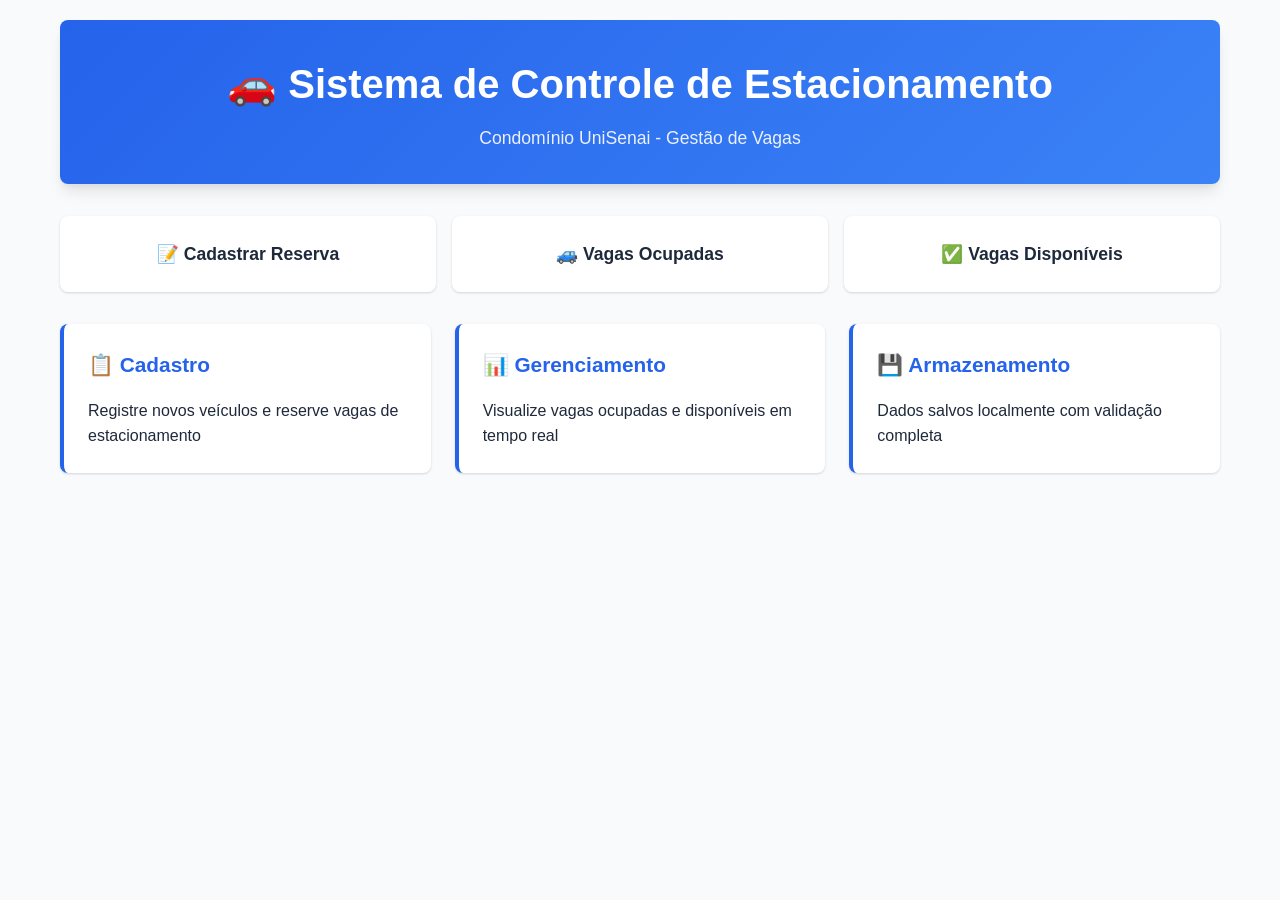
<file: index.html>
<!DOCTYPE html>
<html lang="pt-BR">
<head>
    <meta charset="UTF-8">
    <meta name="viewport" content="width=device-width, initial-scale=1.0">
    <title>Sistema de Controle de Estacionamento</title>
    <link rel="stylesheet" href="styles.css">
</head>
<body>
    <div class="container">
        <header>
            <h1>🚗 Sistema de Controle de Estacionamento</h1>
            <p>Condomínio UniSenai - Gestão de Vagas</p>
        </header>

        <nav class="navigation">
            <a href="cadastro.html" class="nav-button">
                📝 Cadastrar Reserva
            </a>
            <a href="vagas-ocupadas.html" class="nav-button">
                🚙 Vagas Ocupadas
            </a>
            <a href="vagas-disponiveis.html" class="nav-button">
                ✅ Vagas Disponíveis
            </a>
        </nav>

        <div class="info-cards">
            <div class="card">
                <h3>📋 Cadastro</h3>
                <p>Registre novos veículos e reserve vagas de estacionamento</p>
            </div>
            <div class="card">
                <h3>📊 Gerenciamento</h3>
                <p>Visualize vagas ocupadas e disponíveis em tempo real</p>
            </div>
            <div class="card">
                <h3>💾 Armazenamento</h3>
                <p>Dados salvos localmente com validação completa</p>
            </div>
        </div>
    </div>

    <script src="script.js"></script>
</body>
</html>
</file>
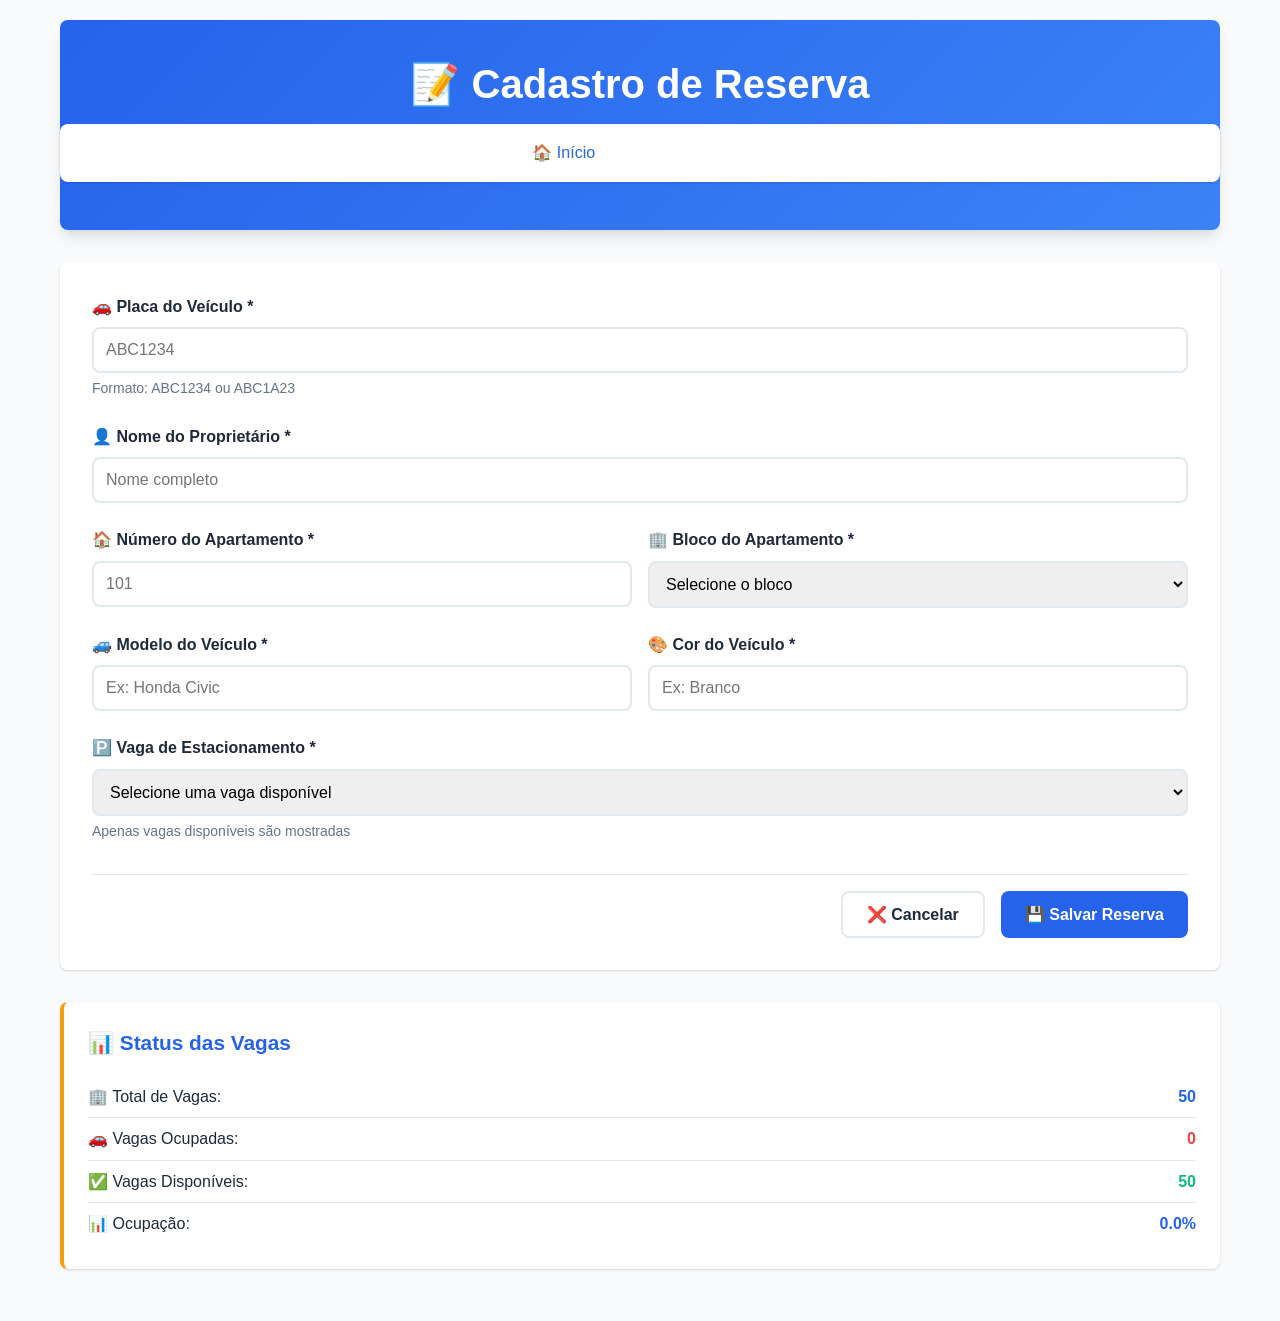
<file: cadastro.html>
<!DOCTYPE html>
<html lang="pt-BR">
<head>
    <meta charset="UTF-8">
    <meta name="viewport" content="width=device-width, initial-scale=1.0">
    <title>Cadastro de Reserva - Sistema de Estacionamento</title>
    <link rel="stylesheet" href="styles.css">
</head>
<body>
    <div class="container">
        <header>
            <h1>📝 Cadastro de Reserva</h1>
            <nav class="breadcrumb">
                <a href="index.html">🏠 Início</a> > Cadastrar Reserva
            </nav>
        </header>

        <div class="form-container">
            <form id="cadastroForm">
                <div class="form-group">
                    <label for="placa">🚗 Placa do Veículo *</label>
                    <input type="text" id="placa" required maxlength="8" placeholder="ABC1234">
                    <small class="help-text">Formato: ABC1234 ou ABC1A23</small>
                </div>

                <div class="form-group">
                    <label for="proprietario">👤 Nome do Proprietário *</label>
                    <input type="text" id="proprietario" required placeholder="Nome completo">
                </div>

                <div class="form-row">
                    <div class="form-group">
                        <label for="apartamento">🏠 Número do Apartamento *</label>
                        <input type="text" id="apartamento" required placeholder="101">
                    </div>

                    <div class="form-group">
                        <label for="bloco">🏢 Bloco do Apartamento *</label>
                        <select id="bloco" required>
                            <option value="">Selecione o bloco</option>
                            <option value="A">Bloco A</option>
                            <option value="B">Bloco B</option>
                            <option value="C">Bloco C</option>
                            <option value="D">Bloco D</option>
                        </select>
                    </div>
                </div>

                <div class="form-row">
                    <div class="form-group">
                        <label for="modelo">🚙 Modelo do Veículo *</label>
                        <input type="text" id="modelo" required placeholder="Ex: Honda Civic">
                    </div>

                    <div class="form-group">
                        <label for="cor">🎨 Cor do Veículo *</label>
                        <input type="text" id="cor" required placeholder="Ex: Branco">
                    </div>
                </div>

                <div class="form-group">
                    <label for="vaga">🅿️ Vaga de Estacionamento *</label>
                    <select id="vaga" required>
                        <option value="">Selecione uma vaga disponível</option>
                        <!-- Vagas serão carregadas dinamicamente pelo JavaScript -->
                    </select>
                    <small class="help-text">Apenas vagas disponíveis são mostradas</small>
                </div>

                <div class="form-actions">
                    <button type="button" class="btn-secondary" onclick="window.location.href='index.html'">
                        ❌ Cancelar
                    </button>
                    <button type="submit" class="btn-primary">
                        💾 Salvar Reserva
                    </button>
                </div>
            </form>
        </div>

        <div class="status-info">
            <div class="status-card">
                <h3>📊 Status das Vagas</h3>
                <div id="statusVagas">
                    <!-- Status será carregado dinamicamente -->
                </div>
            </div>
        </div>
    </div>

    <script src="script.js"></script>
    <script>
        // Inicializar página de cadastro
        document.addEventListener('DOMContentLoaded', function() {
            carregarVagasDisponiveis();
            atualizarStatusVagas();
        });
    </script>
</body>
</html>
</file>
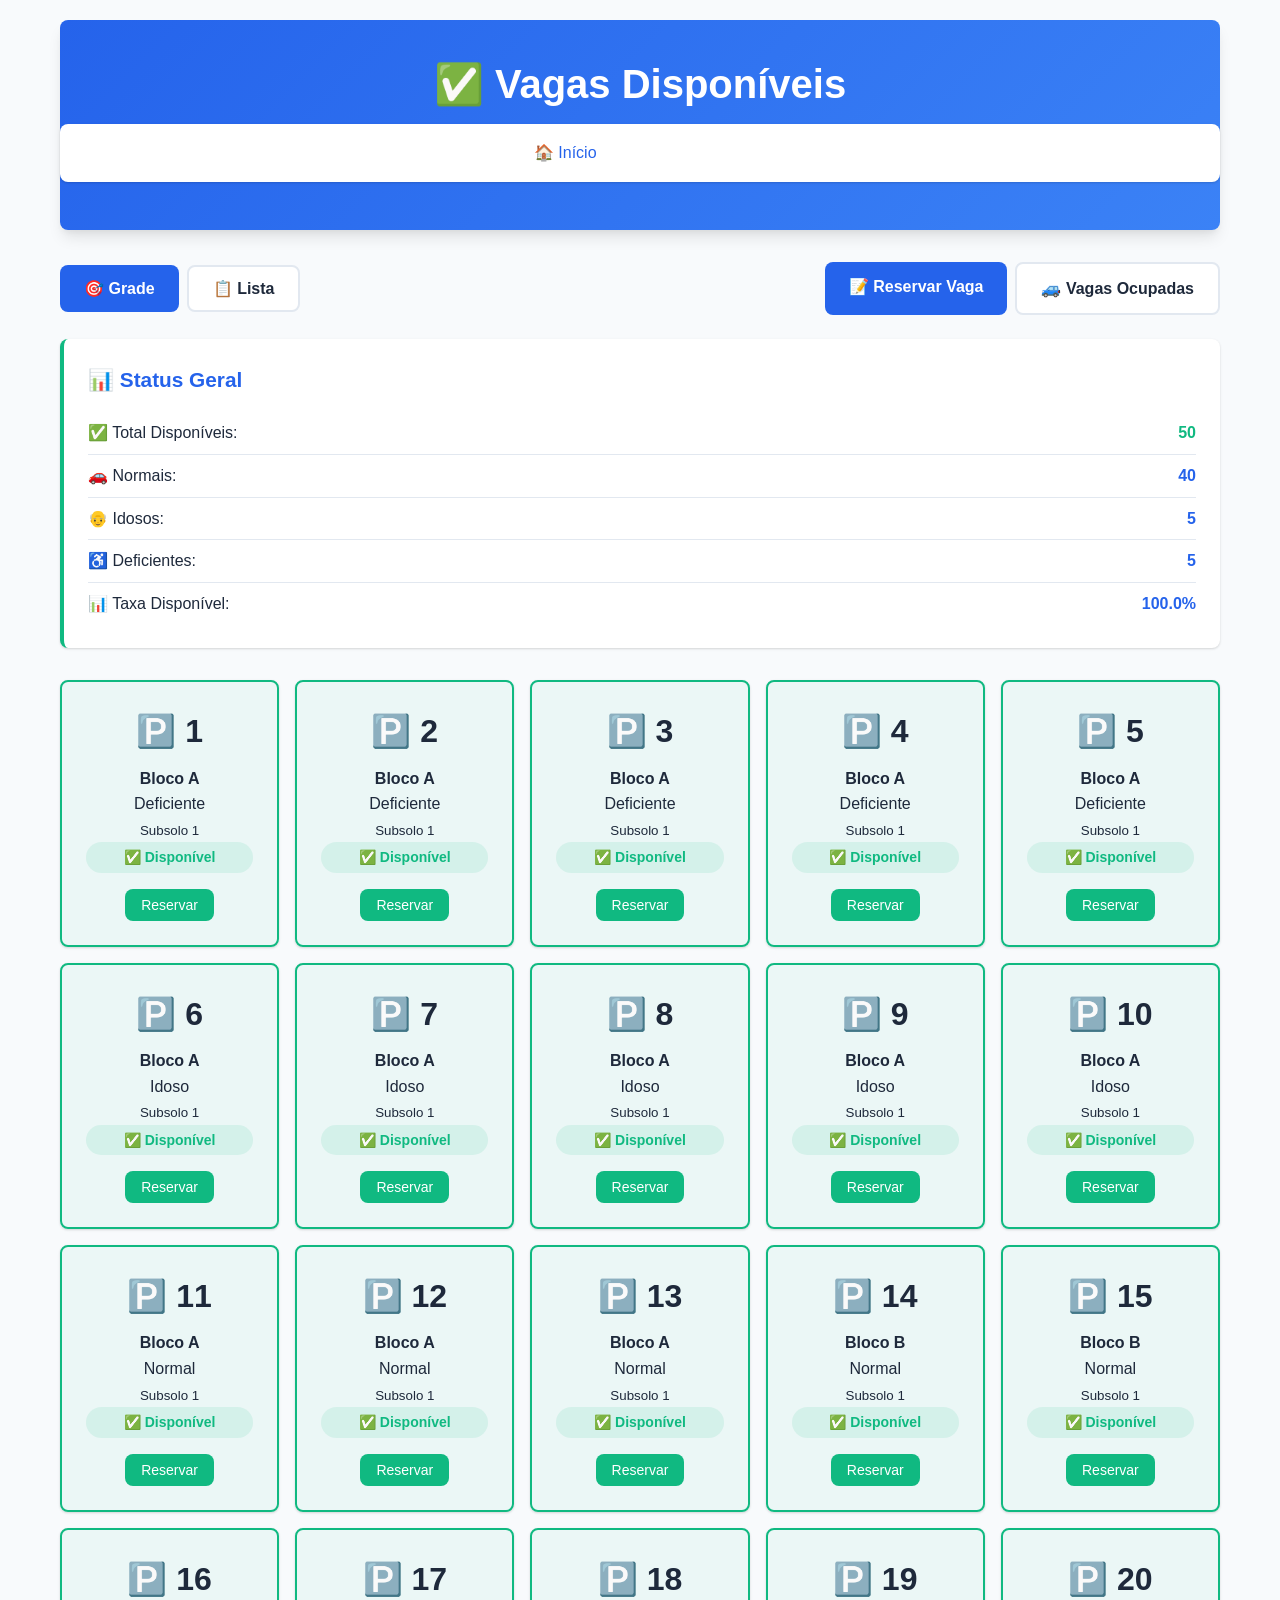
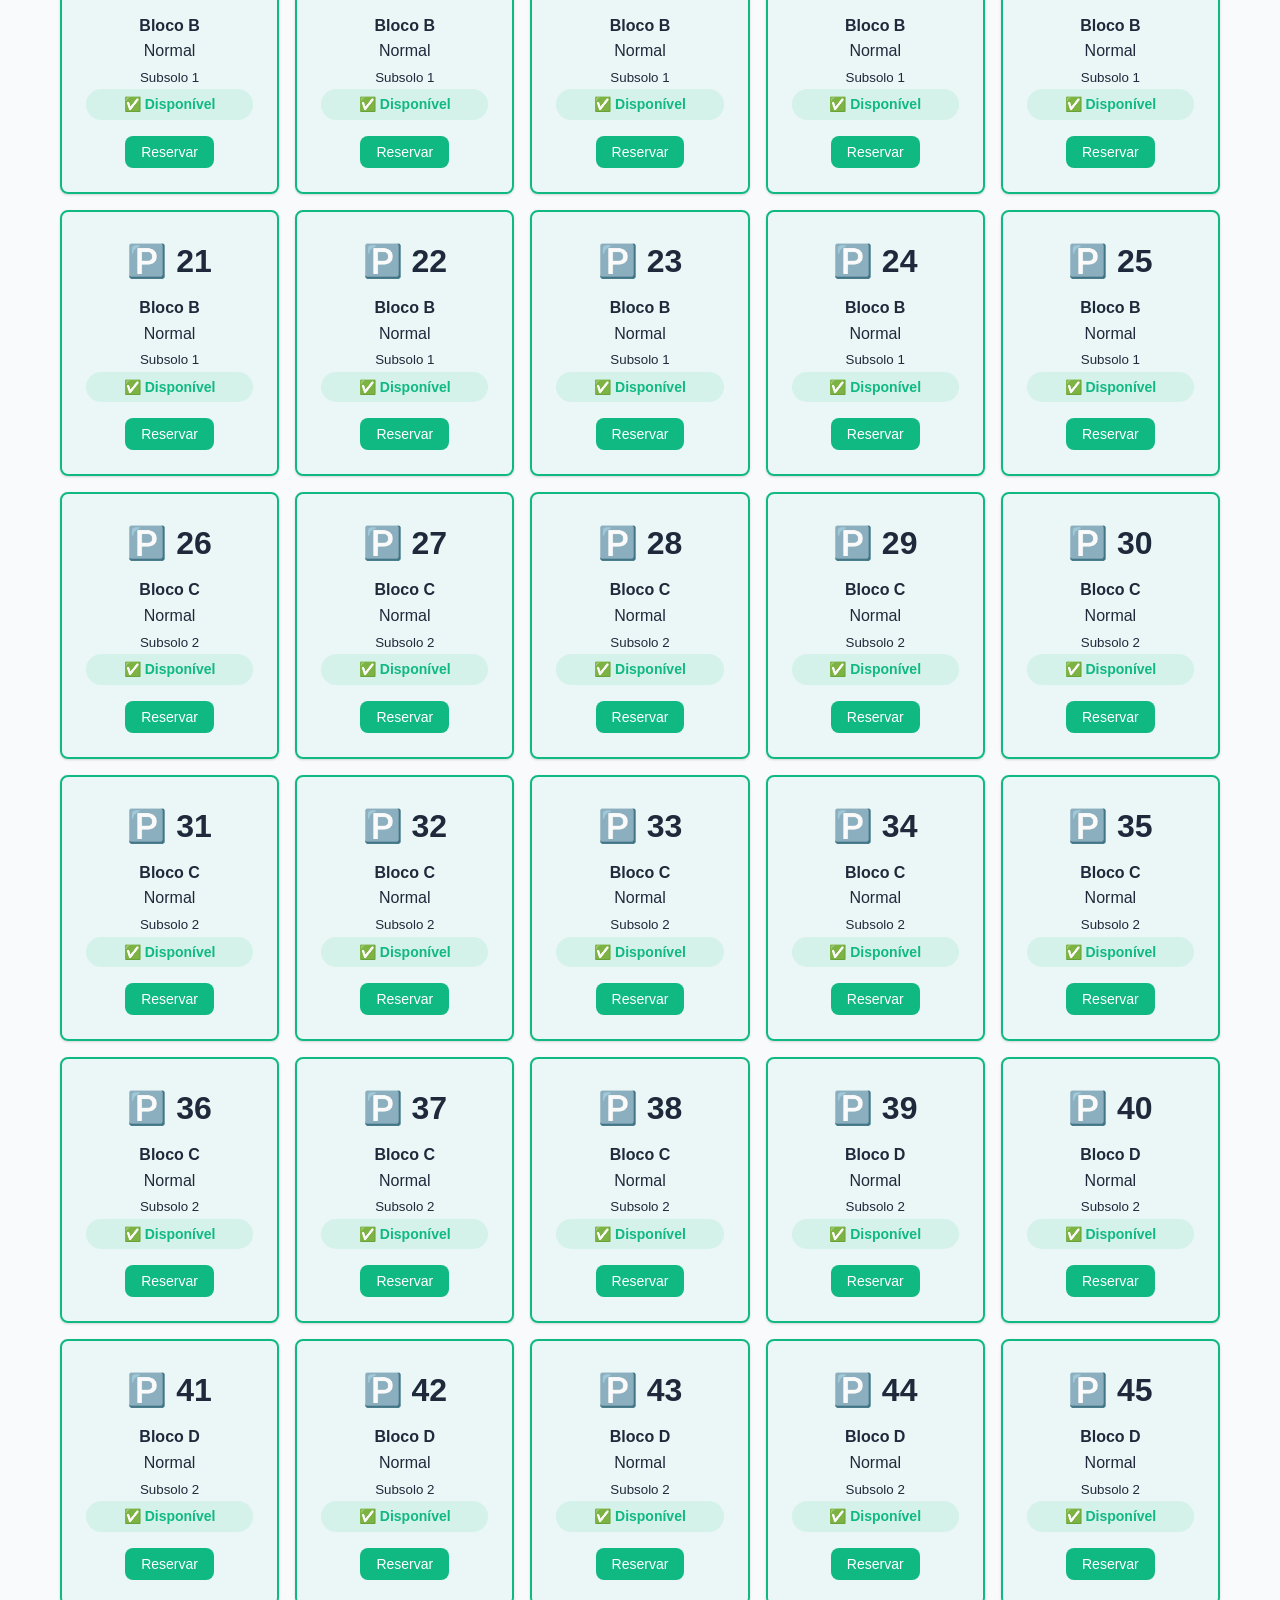
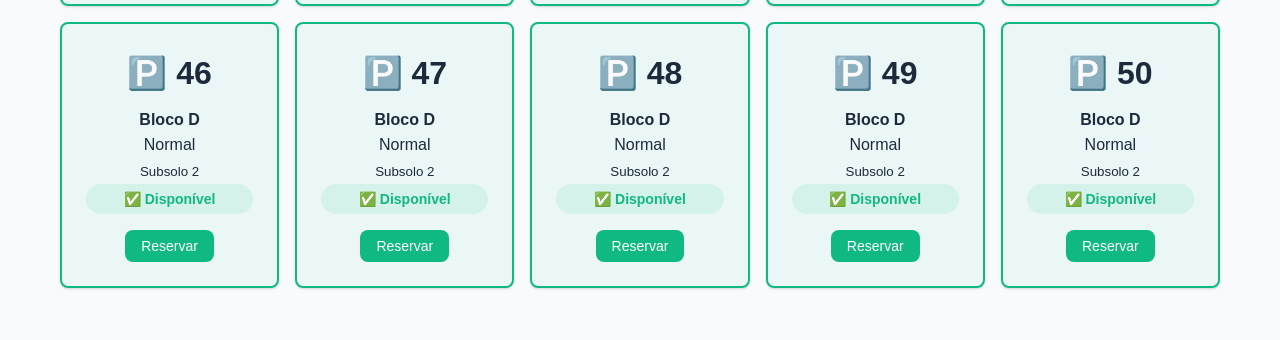
<file: vagas-disponiveis.html>
<!DOCTYPE html>
<html lang="pt-BR">
<head>
    <meta charset="UTF-8">
    <meta name="viewport" content="width=device-width, initial-scale=1.0">
    <title>Vagas Disponíveis - Sistema de Estacionamento</title>
    <link rel="stylesheet" href="styles.css">
</head>
<body>
    <div class="container">
        <header>
            <h1>✅ Vagas Disponíveis</h1>
            <nav class="breadcrumb">
                <a href="index.html">🏠 Início</a> > Vagas Disponíveis
            </nav>
        </header>

        <div class="controls">
            <div class="view-options">
                <button onclick="alternarVisualizacao('grid')" id="btnGrid" class="btn-primary">🎯 Grade</button>
                <button onclick="alternarVisualizacao('list')" id="btnList" class="btn-secondary">📋 Lista</button>
            </div>
            <div class="actions">
                <a href="cadastro.html" class="btn-primary">📝 Reservar Vaga</a>
                <a href="vagas-ocupadas.html" class="btn-secondary">🚙 Vagas Ocupadas</a>
            </div>
        </div>

        <div class="summary">
            <div class="summary-card">
                <h3>📊 Status Geral</h3>
                <div id="resumoDisponiveis">
                    <!-- Resumo será carregado dinamicamente -->
                </div>
            </div>
        </div>

        <!-- Visualização em grade -->
        <div id="visualizacaoGrid" class="vagas-grid">
            <!-- Vagas em grade serão carregadas dinamicamente -->
        </div>

        <!-- Visualização em lista -->
        <div id="visualizacaoList" class="table-container" style="display: none;">
            <table id="vagasDisponiveisTable">
                <thead>
                    <tr>
                        <th>🅿️ Vaga</th>
                        <th>🏢 Bloco</th>
                        <th>📏 Tipo</th>
                        <th>📍 Localização</th>
                        <th>⚡ Ação</th>
                    </tr>
                </thead>
                <tbody>
                    <!-- Dados serão carregados dinamicamente -->
                </tbody>
            </table>
        </div>

        <div id="mensagemSemVagas" class="empty-message" style="display: none;">
            <p>😔 Não há vagas disponíveis no momento!</p>
            <a href="vagas-ocupadas.html" class="btn-primary">🚙 Ver vagas ocupadas</a>
        </div>
    </div>

    <script src="script.js"></script>
    <script>
        let modoVisualizacao = 'grid';
        
        // Inicializar página de vagas disponíveis
        document.addEventListener('DOMContentLoaded', function() {
            carregarVagasDisponiveis();
            atualizarResumoDisponiveis();
        });

        function alternarVisualizacao(modo) {
            modoVisualizacao = modo;
            const grid = document.getElementById('visualizacaoGrid');
            const list = document.getElementById('visualizacaoList');
            const btnGrid = document.getElementById('btnGrid');
            const btnList = document.getElementById('btnList');

            if (modo === 'grid') {
                grid.style.display = 'grid';
                list.style.display = 'none';
                btnGrid.className = 'btn-primary';
                btnList.className = 'btn-secondary';
            } else {
                grid.style.display = 'none';
                list.style.display = 'block';
                btnGrid.className = 'btn-secondary';
                btnList.className = 'btn-primary';
            }
            
            carregarVagasDisponiveis();
        }

        function reservarVaga(numeroVaga) {
            // Redirecionar para cadastro com vaga pré-selecionada
            window.location.href = `cadastro.html?vaga=${numeroVaga}`;
        }
    </script>
</body>
</html>
</file>
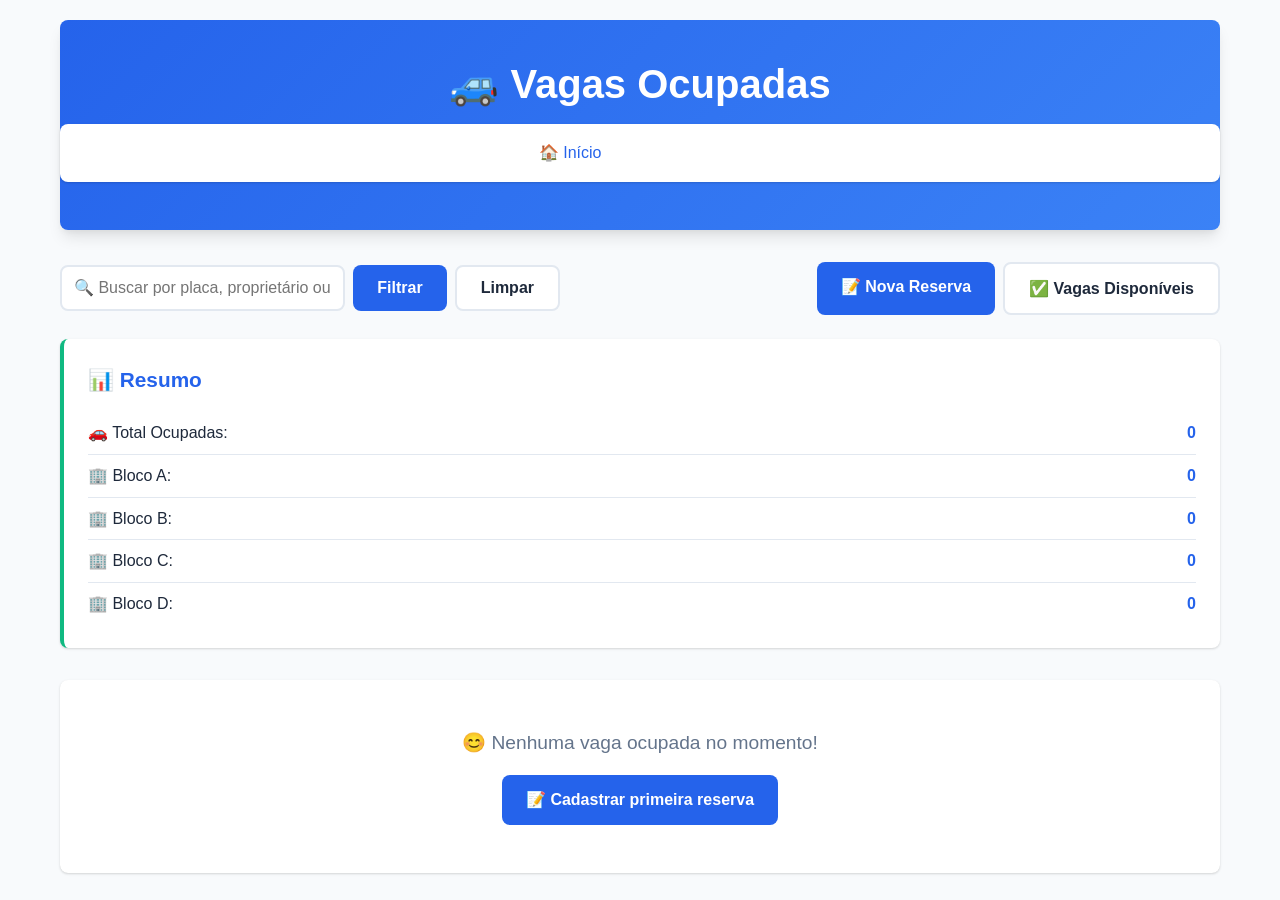
<file: vagas-ocupadas.html>
<!DOCTYPE html>
<html lang="pt-BR">
<head>
    <meta charset="UTF-8">
    <meta name="viewport" content="width=device-width, initial-scale=1.0">
    <title>Vagas Ocupadas - Sistema de Estacionamento</title>
    <link rel="stylesheet" href="styles.css">
</head>
<body>
    <div class="container">
        <header>
            <h1>🚙 Vagas Ocupadas</h1>
            <nav class="breadcrumb">
                <a href="index.html">🏠 Início</a> > Vagas Ocupadas
            </nav>
        </header>

        <div class="controls">
            <div class="search-filter">
                <input type="text" id="searchInput" placeholder="🔍 Buscar por placa, proprietário ou vaga...">
                <button onclick="filtrarVagas()" class="btn-primary">Filtrar</button>
                <button onclick="limparFiltro()" class="btn-secondary">Limpar</button>
            </div>
            <div class="actions">
                <a href="cadastro.html" class="btn-primary">📝 Nova Reserva</a>
                <a href="vagas-disponiveis.html" class="btn-secondary">✅ Vagas Disponíveis</a>
            </div>
        </div>

        <div class="summary">
            <div class="summary-card">
                <h3>📊 Resumo</h3>
                <div id="resumoOcupadas">
                    <!-- Resumo será carregado dinamicamente -->
                </div>
            </div>
        </div>

        <div class="table-container">
            <table id="vagasOcupadasTable">
                <thead>
                    <tr>
                        <th>🚗 Placa</th>
                        <th>👤 Proprietário</th>
                        <th>🏠 Apt.</th>
                        <th>🏢 Bloco</th>
                        <th>🚙 Modelo</th>
                        <th>🎨 Cor</th>
                        <th>🅿️ Vaga</th>
                        <th>📅 Data</th>
                        <th>⚡ Ações</th>
                    </tr>
                </thead>
                <tbody>
                    <!-- Dados serão carregados dinamicamente -->
                </tbody>
            </table>
            <div id="mensagemVazia" class="empty-message" style="display: none;">
                <p>😊 Nenhuma vaga ocupada no momento!</p>
                <a href="cadastro.html" class="btn-primary">📝 Cadastrar primeira reserva</a>
            </div>
        </div>
    </div>

    <script src="script.js"></script>
    <script>
        // Inicializar página de vagas ocupadas
        document.addEventListener('DOMContentLoaded', function() {
            carregarVagasOcupadas();
            atualizarResumoOcupadas();
        });

        function filtrarVagas() {
            const termo = document.getElementById('searchInput').value.toLowerCase();
            const linhas = document.querySelectorAll('#vagasOcupadasTable tbody tr');
            
            linhas.forEach(linha => {
                const texto = linha.textContent.toLowerCase();
                linha.style.display = texto.includes(termo) ? '' : 'none';
            });
        }

        function limparFiltro() {
            document.getElementById('searchInput').value = '';
            const linhas = document.querySelectorAll('#vagasOcupadasTable tbody tr');
            linhas.forEach(linha => linha.style.display = '');
        }
    </script>
</body>
</html>
</file>
<file: styles.css>
/* Reset básico e variáveis */
* {
    margin: 0;
    padding: 0;
    box-sizing: border-box;
}

:root {
    --primary-color: #2563eb;
    --secondary-color: #64748b;
    --success-color: #10b981;
    --danger-color: #ef4444;
    --warning-color: #f59e0b;
    --background-color: #f8fafc;
    --surface-color: #ffffff;
    --text-primary: #1e293b;
    --text-secondary: #64748b;
    --border-color: #e2e8f0;
    --border-radius: 8px;
    --shadow: 0 1px 3px 0 rgba(0, 0, 0, 0.1), 0 1px 2px 0 rgba(0, 0, 0, 0.06);
    --shadow-lg: 0 10px 15px -3px rgba(0, 0, 0, 0.1), 0 4px 6px -2px rgba(0, 0, 0, 0.05);
}

/* Base */
body {
    font-family: 'Segoe UI', Tahoma, Geneva, Verdana, sans-serif;
    background-color: var(--background-color);
    color: var(--text-primary);
    line-height: 1.6;
}

.container {
    max-width: 1200px;
    margin: 0 auto;
    padding: 20px;
}

/* Header */
header {
    text-align: center;
    margin-bottom: 2rem;
    padding: 2rem 0;
    background: linear-gradient(135deg, var(--primary-color), #3b82f6);
    color: white;
    border-radius: var(--border-radius);
    box-shadow: var(--shadow-lg);
}

header h1 {
    font-size: 2.5rem;
    margin-bottom: 0.5rem;
}

header p {
    font-size: 1.1rem;
    opacity: 0.9;
}

/* Navegação */
.breadcrumb {
    margin-bottom: 1rem;
    padding: 1rem;
    background: var(--surface-color);
    border-radius: var(--border-radius);
    box-shadow: var(--shadow);
}

.breadcrumb a {
    color: var(--primary-color);
    text-decoration: none;
    font-weight: 500;
}

.breadcrumb a:hover {
    text-decoration: underline;
}

.navigation {
    display: grid;
    grid-template-columns: repeat(auto-fit, minmax(250px, 1fr));
    gap: 1rem;
    margin-bottom: 2rem;
}

.nav-button {
    display: block;
    padding: 1.5rem;
    background: var(--surface-color);
    color: var(--text-primary);
    text-decoration: none;
    border-radius: var(--border-radius);
    box-shadow: var(--shadow);
    text-align: center;
    font-size: 1.1rem;
    font-weight: 600;
    transition: all 0.3s ease;
}

.nav-button:hover {
    transform: translateY(-2px);
    box-shadow: var(--shadow-lg);
    background: var(--primary-color);
    color: white;
}

/* Cards informativos */
.info-cards {
    display: grid;
    grid-template-columns: repeat(auto-fit, minmax(300px, 1fr));
    gap: 1.5rem;
    margin-top: 2rem;
}

.card, .status-card, .summary-card {
    background: var(--surface-color);
    padding: 1.5rem;
    border-radius: var(--border-radius);
    box-shadow: var(--shadow);
    border-left: 4px solid var(--primary-color);
}

.card h3, .status-card h3, .summary-card h3 {
    color: var(--primary-color);
    margin-bottom: 1rem;
    font-size: 1.3rem;
}

/* Formulários */
.form-container {
    background: var(--surface-color);
    padding: 2rem;
    border-radius: var(--border-radius);
    box-shadow: var(--shadow);
    margin-bottom: 2rem;
}

.form-group {
    margin-bottom: 1.5rem;
}

.form-row {
    display: grid;
    grid-template-columns: 1fr 1fr;
    gap: 1rem;
}

label {
    display: block;
    margin-bottom: 0.5rem;
    font-weight: 600;
    color: var(--text-primary);
}

input, select, textarea {
    width: 100%;
    padding: 0.75rem;
    border: 2px solid var(--border-color);
    border-radius: var(--border-radius);
    font-size: 1rem;
    transition: border-color 0.3s ease;
}

input:focus, select:focus, textarea:focus {
    outline: none;
    border-color: var(--primary-color);
    box-shadow: 0 0 0 3px rgba(37, 99, 235, 0.1);
}

.help-text {
    display: block;
    margin-top: 0.25rem;
    font-size: 0.875rem;
    color: var(--text-secondary);
}

/* Botões */
.btn-primary, .btn-secondary {
    display: inline-block;
    padding: 0.75rem 1.5rem;
    border: none;
    border-radius: var(--border-radius);
    font-size: 1rem;
    font-weight: 600;
    text-decoration: none;
    text-align: center;
    cursor: pointer;
    transition: all 0.3s ease;
}

.btn-primary {
    background: var(--primary-color);
    color: white;
}

.btn-primary:hover {
    background: #1d4ed8;
    transform: translateY(-1px);
}

.btn-secondary {
    background: var(--surface-color);
    color: var(--text-primary);
    border: 2px solid var(--border-color);
}

.btn-secondary:hover {
    background: var(--background-color);
    border-color: var(--primary-color);
}

.form-actions {
    display: flex;
    gap: 1rem;
    justify-content: flex-end;
    margin-top: 2rem;
    padding-top: 1rem;
    border-top: 1px solid var(--border-color);
}

/* Controles */
.controls {
    display: flex;
    justify-content: space-between;
    align-items: center;
    margin-bottom: 1.5rem;
    flex-wrap: wrap;
    gap: 1rem;
}

.search-filter {
    display: flex;
    gap: 0.5rem;
    flex: 1;
    max-width: 500px;
}

.search-filter input {
    flex: 1;
    margin-bottom: 0;
}

.actions {
    display: flex;
    gap: 0.5rem;
}

.view-options {
    display: flex;
    gap: 0.5rem;
}

/* Tabelas */
.table-container {
    background: var(--surface-color);
    border-radius: var(--border-radius);
    box-shadow: var(--shadow);
    overflow: auto;
}

table {
    width: 100%;
    border-collapse: collapse;
    margin: 0;
}

th, td {
    padding: 1rem;
    text-align: left;
    border-bottom: 1px solid var(--border-color);
}

th {
    background: var(--background-color);
    font-weight: 600;
    color: var(--text-primary);
    position: sticky;
    top: 0;
    z-index: 10;
}

tr:hover {
    background: rgba(37, 99, 235, 0.05);
}

tr:last-child td {
    border-bottom: none;
}

/* Vagas em grade */
.vagas-grid {
    display: grid;
    grid-template-columns: repeat(auto-fill, minmax(200px, 1fr));
    gap: 1rem;
    margin-bottom: 2rem;
}

.vaga-card {
    background: var(--surface-color);
    padding: 1.5rem;
    border-radius: var(--border-radius);
    box-shadow: var(--shadow);
    text-align: center;
    transition: all 0.3s ease;
    border: 2px solid var(--success-color);
}

.vaga-card:hover {
    transform: translateY(-2px);
    box-shadow: var(--shadow-lg);
}

.vaga-card.ocupada {
    border-color: var(--danger-color);
    background: rgba(239, 68, 68, 0.05);
}

.vaga-card.disponivel {
    border-color: var(--success-color);
    background: rgba(16, 185, 129, 0.05);
}

.vaga-numero {
    font-size: 2rem;
    font-weight: bold;
    margin-bottom: 0.5rem;
}

.vaga-status {
    padding: 0.25rem 0.75rem;
    border-radius: 50px;
    font-size: 0.875rem;
    font-weight: 600;
}

.status-disponivel {
    background: rgba(16, 185, 129, 0.1);
    color: var(--success-color);
}

.status-ocupada {
    background: rgba(239, 68, 68, 0.1);
    color: var(--danger-color);
}

/* Resumos e status */
.summary, .status-info {
    margin-bottom: 2rem;
}

.summary-card {
    border-left-color: var(--success-color);
}

.status-card {
    border-left-color: var(--warning-color);
}

.status-item {
    display: flex;
    justify-content: space-between;
    align-items: center;
    padding: 0.5rem 0;
    border-bottom: 1px solid var(--border-color);
}

.status-item:last-child {
    border-bottom: none;
}

.status-value {
    font-weight: bold;
    color: var(--primary-color);
}

/* Mensagens vazias */
.empty-message {
    text-align: center;
    padding: 3rem;
    background: var(--surface-color);
    border-radius: var(--border-radius);
    box-shadow: var(--shadow);
}

.empty-message p {
    font-size: 1.2rem;
    color: var(--text-secondary);
    margin-bottom: 1rem;
}

/* Botão de ação em tabelas */
.btn-danger {
    background: var(--danger-color);
    color: white;
    padding: 0.5rem 1rem;
    border: none;
    border-radius: var(--border-radius);
    font-size: 0.875rem;
    cursor: pointer;
    transition: all 0.3s ease;
}

.btn-danger:hover {
    background: #dc2626;
}

.btn-success {
    background: var(--success-color);
    color: white;
    padding: 0.5rem 1rem;
    border: none;
    border-radius: var(--border-radius);
    font-size: 0.875rem;
    cursor: pointer;
    transition: all 0.3s ease;
}

.btn-success:hover {
    background: #059669;
}

/* Responsividade */
@media (max-width: 768px) {
    .container {
        padding: 10px;
    }
    
    header h1 {
        font-size: 2rem;
    }
    
    .form-row {
        grid-template-columns: 1fr;
    }
    
    .controls {
        flex-direction: column;
        align-items: stretch;
    }
    
    .search-filter {
        max-width: none;
    }
    
    .actions {
        justify-content: center;
    }
    
    .form-actions {
        flex-direction: column;
    }
    
    .navigation {
        grid-template-columns: 1fr;
    }
    
    .info-cards {
        grid-template-columns: 1fr;
    }
    
    .vagas-grid {
        grid-template-columns: repeat(auto-fit, minmax(150px, 1fr));
    }
}

@media (max-width: 480px) {
    header h1 {
        font-size: 1.5rem;
    }
    
    .form-container {
        padding: 1rem;
    }
    
    th, td {
        padding: 0.5rem;
        font-size: 0.875rem;
    }
    
    .btn-primary, .btn-secondary {
        padding: 0.5rem 1rem;
        font-size: 0.875rem;
    }
}

/* Animações */
@keyframes slideIn {
    from {
        opacity: 0;
        transform: translateY(20px);
    }
    to {
        opacity: 1;
        transform: translateY(0);
    }
}

.container > * {
    animation: slideIn 0.3s ease-out;
}

/* Estados de validação */
.invalid {
    border-color: var(--danger-color) !important;
    box-shadow: 0 0 0 3px rgba(239, 68, 68, 0.1) !important;
}

.valid {
    border-color: var(--success-color) !important;
    box-shadow: 0 0 0 3px rgba(16, 185, 129, 0.1) !important;
}
</file>
